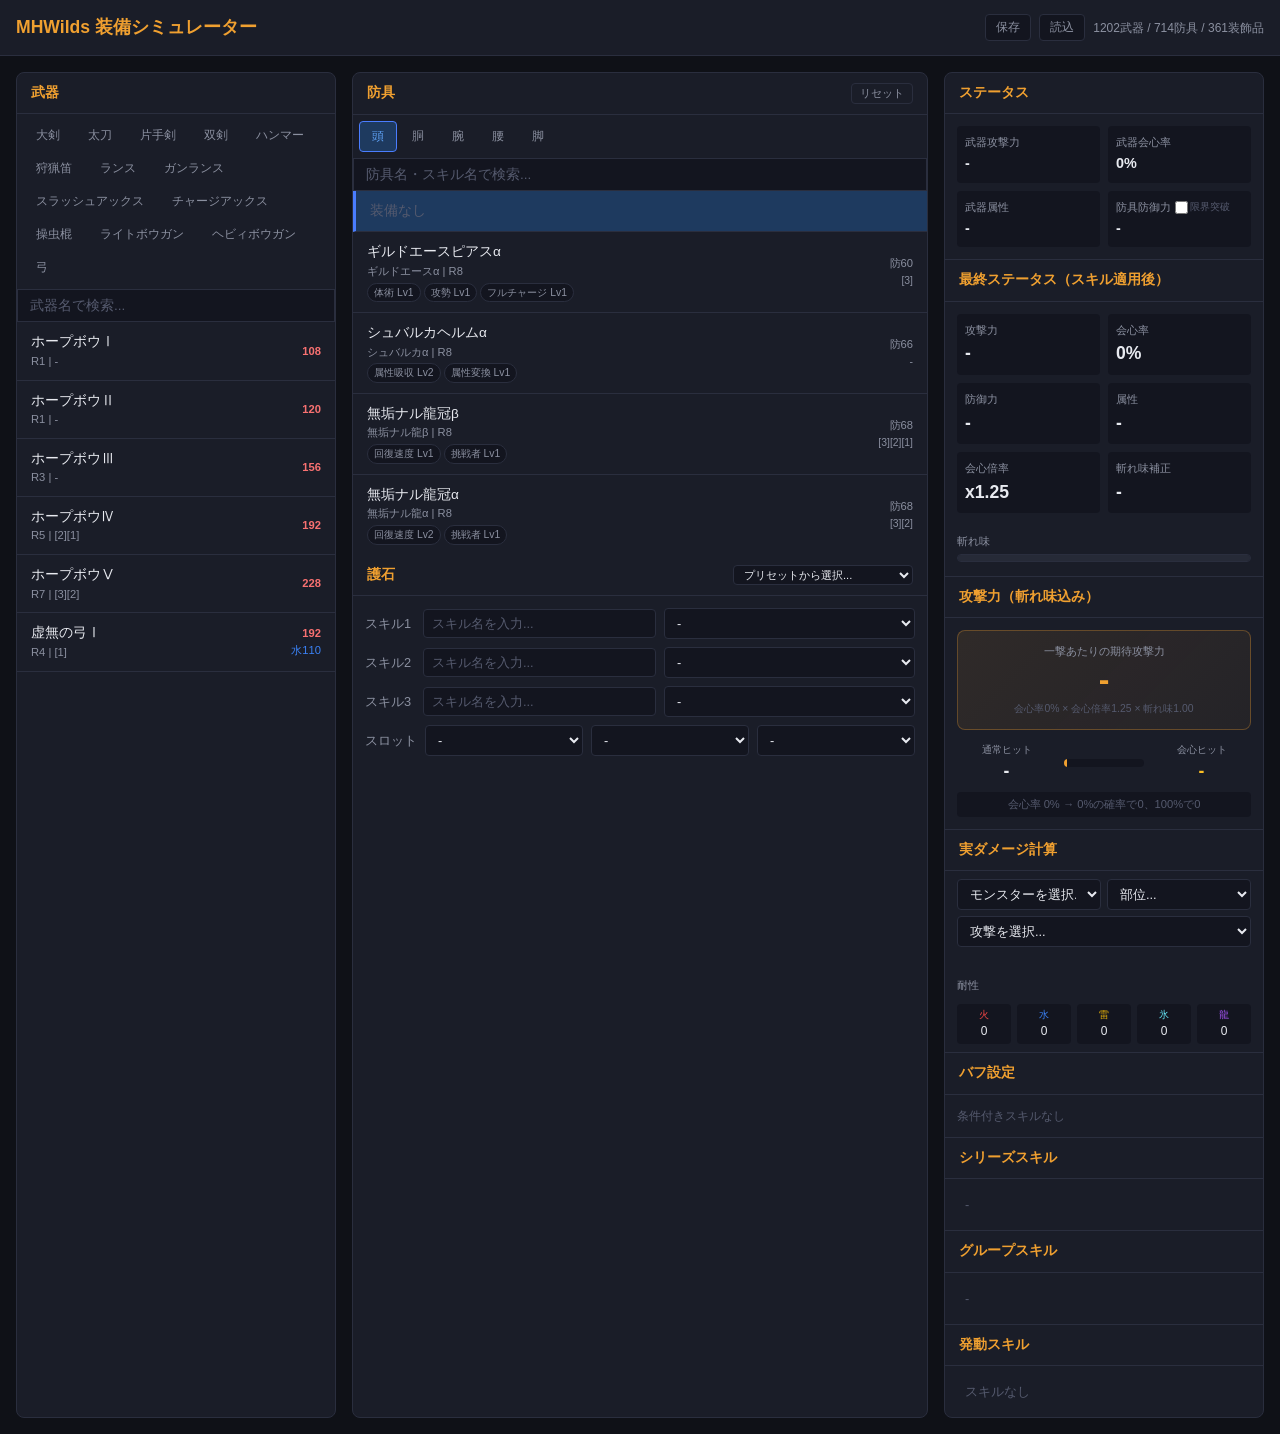
<file: index.html>
<!DOCTYPE html>
<html lang="ja">
<head>
  <meta charset="UTF-8">
  <meta name="viewport" content="width=device-width, initial-scale=1.0, maximum-scale=1.0, user-scalable=no">
  <title>MHWilds 装備シミュレーター</title>
  <link rel="stylesheet" href="css/style.css?v=22">
</head>
<body>

<!-- Header -->
<header class="header">
  <h1>MHWilds 装備シミュレーター</h1>
  <div style="display:flex;align-items:center;gap:8px">
    <button id="btnSaveSet" class="header-btn" title="現在の装備を保存">保存</button>
    <button id="btnLoadSet" class="header-btn" title="保存した装備を読み込み">読込</button>
    <span class="header-status" id="loadStatus">読み込み中...</span>
  </div>
</header>

<!-- 保存モーダル -->
<div class="modal-overlay" id="saveModal">
  <div class="modal">
    <div class="modal-header">
      <span>装備セットを保存</span>
      <button class="modal-close" onclick="document.getElementById('saveModal').classList.remove('open')">&times;</button>
    </div>
    <div style="padding:12px">
      <input type="text" class="search-box" id="saveSetName" placeholder="セット名を入力..." style="border-radius:var(--radius-sm);margin-bottom:8px">
      <button id="btnDoSave" style="width:100%;padding:10px;background:var(--accent);color:#000;border:none;border-radius:var(--radius-sm);font-weight:600;cursor:pointer;font-size:0.9rem">保存する</button>
    </div>
  </div>
</div>

<!-- 読み込みモーダル -->
<div class="modal-overlay" id="loadModal">
  <div class="modal">
    <div class="modal-header">
      <span>装備セット一覧</span>
      <div style="display:flex;gap:6px">
        <button id="btnExport" class="header-btn" title="JSONエクスポート">出力</button>
        <label class="header-btn" title="JSONインポート" style="cursor:pointer">入力<input type="file" id="btnImport" accept=".json" style="display:none"></label>
        <button class="modal-close" onclick="document.getElementById('loadModal').classList.remove('open')">&times;</button>
      </div>
    </div>
    <div class="item-list" id="savedSetList" style="max-height:60vh"></div>
  </div>
</div>

<!-- Main Layout -->
<main class="layout">

  <!-- === 左: 武器選択 === -->
  <section class="card" id="weaponSection">
    <div class="card-header">
      <span>武器</span>
      <span id="selectedWeaponName" style="font-weight:400;color:var(--text-secondary);font-size:0.75rem"></span>
    </div>
    <div id="weaponDecoSlots" style="padding:8px 12px;display:none">
      <div class="stat-label">武器スロット（武器用装飾品）</div>
      <div class="slots" id="weaponSlotContainer"></div>
    </div>
    <!-- アーティア武器ボーナス -->
    <div id="artianPanel" style="display:none;padding:8px 12px;background:rgba(240,160,48,0.05);border-bottom:1px solid var(--border)">
      <div class="stat-label" style="color:var(--accent);margin-bottom:6px">アーティア カスタム</div>
      <div style="display:flex;gap:6px;margin-bottom:6px;flex-wrap:wrap">
        <label style="font-size:0.7rem;color:var(--text-secondary);min-width:40px">属性</label>
        <select id="artianElem" style="flex:1;padding:4px 6px;background:var(--bg-input);border:1px solid var(--border);border-radius:var(--radius-sm);color:var(--text-primary);font-size:0.75rem">
          <option value="">なし</option>
          <option value="火">火</option><option value="水">水</option><option value="雷">雷</option><option value="氷">氷</option><option value="龍">龍</option>
        </select>
      </div>
      <div id="artianIntensifyRow" style="display:none;margin-bottom:6px">
        <div style="display:flex;gap:6px;align-items:center">
          <label style="font-size:0.7rem;color:var(--text-secondary);min-width:40px">激化</label>
          <select id="artianIntensify" style="flex:1;padding:4px 6px;background:var(--bg-input);border:1px solid var(--border);border-radius:var(--radius-sm);color:var(--text-primary);font-size:0.75rem">
            <option value="">なし</option>
            <option value="atk">攻撃激化（攻撃+10, 会心-15%）</option>
            <option value="aff">会心激化（攻撃-10, 会心+10%）</option>
            <option value="elem">属性激化（会心-5%, 属性UP）</option>
          </select>
        </div>
      </div>
      <div style="font-size:0.7rem;color:var(--text-secondary);margin-bottom:3px">生産ボーナス（3枠）</div>
      <div style="display:flex;gap:4px;margin-bottom:6px">
        <select id="artianProd1" class="artian-sel"><option value="atk">攻撃x1.03</option><option value="aff">会心+5%</option></select>
        <select id="artianProd2" class="artian-sel"><option value="atk">攻撃x1.03</option><option value="aff">会心+5%</option></select>
        <select id="artianProd3" class="artian-sel"><option value="atk">攻撃x1.03</option><option value="aff">会心+5%</option></select>
      </div>
      <div style="font-size:0.7rem;color:var(--text-secondary);margin-bottom:3px">復元強化（5枠）</div>
      <div id="artianRestoreSlots" style="display:flex;flex-direction:column;gap:3px"></div>
      <div id="artianWeaponSkillRow" style="display:none;margin-top:8px">
        <div style="font-size:0.7rem;color:var(--text-secondary);margin-bottom:3px">武器スキル（巨戟）</div>
        <div style="display:flex;flex-direction:column;gap:4px">
          <select id="artianSeriesSkill" class="artian-sel"><option value="">シリーズスキルなし</option></select>
          <select id="artianGroupSkill" class="artian-sel"><option value="">グループスキルなし</option></select>
        </div>
      </div>
    </div>
    <div class="tabs" id="weaponTypeTabs"></div>
    <input type="text" class="search-box" id="weaponSearch" placeholder="武器名で検索...">
    <div class="item-list" id="weaponList"></div>
  </section>

  <!-- === 中央: 防具選択 === -->
  <section class="card" id="armorSection">
    <div class="card-header">
      <span>防具</span>
      <button id="clearArmorsBtn" style="background:none;border:1px solid var(--border);color:var(--text-secondary);padding:2px 8px;border-radius:4px;font-size:0.7rem;cursor:pointer">リセット</button>
    </div>
    <div class="tabs" id="armorPartTabs">
      <button class="tab active" data-part="head">頭</button>
      <button class="tab" data-part="chest">胴</button>
      <button class="tab" data-part="arms">腕</button>
      <button class="tab" data-part="waist">腰</button>
      <button class="tab" data-part="legs">脚</button>
    </div>
    <div id="armorDecoSlots" style="padding:8px 12px;display:none">
      <div class="stat-label">防具スロット（防具用装飾品）</div>
      <div id="armorSlotContainer"></div>
    </div>
    <input type="text" class="search-box" id="armorSearch" placeholder="防具名・スキル名で検索...">
    <div class="item-list" id="armorList"></div>

    <!-- 護石 -->
    <div class="card-header" style="margin-top:4px">
      <span>護石</span>
      <select id="charmPreset" style="background:var(--bg-input);border:1px solid var(--border);color:var(--text-primary);padding:2px 6px;border-radius:4px;font-size:0.7rem;max-width:180px">
        <option value="">プリセットから選択...</option>
      </select>
    </div>
    <div class="charm-editor" id="charmEditor">
      <div class="charm-row">
        <label>スキル1</label>
        <div class="charm-skill-wrap">
          <input type="text" class="charm-skill-search" id="charmSearch1" placeholder="スキル名を入力..." autocomplete="off">
          <select id="charmSkill1" class="charm-skill-select"><option value="">なし</option></select>
        </div>
        <select id="charmSkill1Lv"><option value="0">-</option></select>
      </div>
      <div class="charm-row">
        <label>スキル2</label>
        <div class="charm-skill-wrap">
          <input type="text" class="charm-skill-search" id="charmSearch2" placeholder="スキル名を入力..." autocomplete="off">
          <select id="charmSkill2" class="charm-skill-select"><option value="">なし</option></select>
        </div>
        <select id="charmSkill2Lv"><option value="0">-</option></select>
      </div>
      <div class="charm-row">
        <label>スキル3</label>
        <div class="charm-skill-wrap">
          <input type="text" class="charm-skill-search" id="charmSearch3" placeholder="スキル名を入力..." autocomplete="off">
          <select id="charmSkill3" class="charm-skill-select"><option value="">なし</option></select>
        </div>
        <select id="charmSkill3Lv"><option value="0">-</option></select>
      </div>
      <div class="charm-row">
        <label>スロット</label>
        <select id="charmSlot1"><option value="0">-</option><option>1</option><option>2</option><option>3</option></select>
        <select id="charmSlot2"><option value="0">-</option><option>1</option><option>2</option><option>3</option></select>
        <select id="charmSlot3"><option value="0">-</option><option>1</option><option>2</option><option>3</option></select>
      </div>
      <div id="charmDecoSlots" style="display:none;padding-top:4px">
        <div class="stat-label">護石スロット</div>
        <div class="slots" id="charmSlotContainer"></div>
        <div id="charmDecoSummary" style="display:none;font-size:0.7rem;color:var(--accent);margin-top:4px;padding-left:2px"></div>
      </div>
    </div>
  </section>

  <!-- === 右: ステータス表示 === -->
  <section class="card" id="statusSection">
    <div class="card-header"><span>ステータス</span></div>

    <!-- 攻撃力・会心 -->
    <!-- 基礎ステータス -->
    <div class="stat-grid">
      <div class="stat-item">
        <div class="stat-label">武器攻撃力</div>
        <div class="stat-value" style="font-size:0.9rem" id="statBaseAttack">-</div>
      </div>
      <div class="stat-item">
        <div class="stat-label">武器会心率</div>
        <div class="stat-value" style="font-size:0.9rem" id="statBaseAffinity">-</div>
      </div>
      <div class="stat-item">
        <div class="stat-label">武器属性</div>
        <div class="stat-value" style="font-size:0.9rem" id="statBaseElement">-</div>
      </div>
      <div class="stat-item">
        <div class="stat-label" style="display:flex;align-items:center;gap:4px">防具防御力
          <label style="font-size:0.6rem;color:var(--text-muted);cursor:pointer;display:flex;align-items:center;gap:2px">
            <input type="checkbox" id="limitBreakToggle" style="accent-color:var(--accent)">限界突破
          </label>
        </div>
        <div class="stat-value" style="font-size:0.9rem" id="statBaseDefense">-</div>
      </div>
    </div>

    <!-- スキル適用後 最終ステータス -->
    <div class="card-header" style="border-top:1px solid var(--border)"><span>最終ステータス（スキル適用後）</span></div>
    <div class="stat-grid">
      <div class="stat-item">
        <div class="stat-label">攻撃力</div>
        <div class="stat-value" id="statAttack">-</div>
      </div>
      <div class="stat-item">
        <div class="stat-label">会心率</div>
        <div class="stat-value" id="statAffinity">-</div>
      </div>
      <div class="stat-item">
        <div class="stat-label">防御力</div>
        <div class="stat-value" id="statDefense">-</div>
      </div>
      <div class="stat-item">
        <div class="stat-label">属性</div>
        <div class="stat-value" id="statElement">-</div>
      </div>
      <div class="stat-item">
        <div class="stat-label">会心倍率</div>
        <div class="stat-value" id="statCritMult">-</div>
      </div>
      <div class="stat-item">
        <div class="stat-label">斬れ味補正</div>
        <div class="stat-value" id="statSharpMod">-</div>
      </div>
    </div>

    <!-- 斬れ味 -->
    <div style="padding:8px 12px">
      <div style="display:flex;align-items:center;justify-content:space-between;margin-bottom:4px">
        <div class="stat-label" style="margin:0">斬れ味</div>
        <div class="tabs" id="sharpnessTabs" style="padding:0;gap:1px"></div>
      </div>
      <div class="sharpness-gauge" id="sharpnessGauge"></div>
      <div id="sharpnessCompare" style="margin-top:6px"></div>
    </div>

    <!-- 攻撃期待値 -->
    <div class="card-header" style="border-top:1px solid var(--border)"><span>攻撃力（斬れ味込み）</span></div>
    <div class="dps-panel" id="dpsPanel">
      <div class="dps-expected">
        <div class="dps-expected-label">一撃あたりの期待攻撃力</div>
        <div class="dps-expected-value" id="dpsExpected">-</div>
        <div class="dps-expected-note" id="dpsNote">ビルド比較に使用する値</div>
      </div>
      <div class="dps-range">
        <div class="dps-range-item">
          <span class="dps-range-label" id="dpsLowLabel">通常ヒット</span>
          <span class="dps-range-value" id="dpsLow">-</span>
        </div>
        <div class="dps-range-bar">
          <div class="dps-bar-track">
            <div class="dps-bar-low" id="dpsBarLow"></div>
            <div class="dps-bar-expected" id="dpsBarExpected"></div>
          </div>
        </div>
        <div class="dps-range-item">
          <span class="dps-range-label" id="dpsHighLabel">会心ヒット</span>
          <span class="dps-range-value dps-crit" id="dpsHigh">-</span>
        </div>
      </div>
      <div class="dps-detail" id="dpsDetail"></div>
    </div>

    <!-- 属性期待値 -->
    <div id="elemPanel" style="display:none;padding:8px 12px;border-top:1px solid var(--border)">
      <div class="stat-label">属性値（斬れ味込み）</div>
      <div style="display:flex;align-items:center;gap:8px;margin-top:4px">
        <span style="font-size:1.1rem;font-weight:700" id="elemExpected">-</span>
      </div>
      <div style="font-size:0.65rem;color:var(--text-muted);margin-top:2px" id="elemDetail"></div>
    </div>

    <!-- 実ダメージ計算 -->
    <div class="card-header" style="border-top:1px solid var(--border)">
      <span>実ダメージ計算</span>
    </div>
    <div style="padding:8px 12px" id="dmgCalcSection">
      <div style="display:flex;gap:6px;margin-bottom:6px;flex-wrap:wrap">
        <select id="dmgMonster" style="flex:1;min-width:120px;padding:6px 8px;background:var(--bg-input);border:1px solid var(--border);border-radius:var(--radius-sm);color:var(--text-primary);font-size:0.8rem">
          <option value="">モンスターを選択...</option>
        </select>
        <select id="dmgPart" style="flex:1;min-width:100px;padding:6px 8px;background:var(--bg-input);border:1px solid var(--border);border-radius:var(--radius-sm);color:var(--text-primary);font-size:0.8rem">
          <option value="">部位...</option>
        </select>
      </div>
      <select id="dmgAttack" style="width:100%;padding:6px 8px;background:var(--bg-input);border:1px solid var(--border);border-radius:var(--radius-sm);color:var(--text-primary);font-size:0.8rem;margin-bottom:8px">
        <option value="">攻撃を選択...</option>
      </select>
      <div id="dmgResult" style="display:none">
        <div style="display:grid;grid-template-columns:1fr 1fr 1fr;gap:6px;margin-bottom:6px">
          <div class="stat-item" style="padding:6px;text-align:center">
            <div class="stat-label">通常ヒット</div>
            <div style="font-size:1rem;font-weight:700" id="dmgNormal">-</div>
          </div>
          <div class="stat-item" style="padding:6px;text-align:center;background:linear-gradient(135deg,rgba(240,160,48,0.1),rgba(240,160,48,0.05))">
            <div class="stat-label">期待値</div>
            <div style="font-size:1.1rem;font-weight:800;color:var(--accent)" id="dmgExpected">-</div>
          </div>
          <div class="stat-item" style="padding:6px;text-align:center">
            <div class="stat-label">会心ヒット</div>
            <div style="font-size:1rem;font-weight:700;color:var(--yellow)" id="dmgCrit">-</div>
          </div>
        </div>
        <div style="font-size:0.65rem;color:var(--text-muted);background:var(--bg-input);padding:4px 8px;border-radius:var(--radius-sm)" id="dmgBreakdown"></div>
        <div id="dmgFollowUps" style="display:none;margin-top:6px;padding:6px 8px;background:var(--bg-input);border-radius:var(--radius-sm);border-left:2px solid var(--accent)">
        </div>
      </div>
      <div id="dmgHzvTable" style="margin-top:6px"></div>
    </div>

    <!-- 耐性 -->
    <div class="stat-label" style="padding:8px 12px 0">耐性</div>
    <div class="res-row" id="resRow">
      <div class="res-item"><span class="label text-fire">火</span><span id="resFire">0</span></div>
      <div class="res-item"><span class="label text-water">水</span><span id="resWater">0</span></div>
      <div class="res-item"><span class="label text-thunder">雷</span><span id="resThunder">0</span></div>
      <div class="res-item"><span class="label text-ice">氷</span><span id="resIce">0</span></div>
      <div class="res-item"><span class="label text-dragon">龍</span><span id="resDragon">0</span></div>
    </div>

    <!-- バフ設定 -->
    <div class="card-header" style="border-top:1px solid var(--border);cursor:pointer" id="buffToggle">
      <span>バフ設定</span>
      <span style="font-size:0.65rem;color:var(--text-muted);margin-left:auto" id="buffSummary"></span>
    </div>
    <div id="buffPanel" style="display:none;padding:8px 12px;font-size:0.75rem">
      <div style="display:grid;grid-template-columns:1fr 1fr;gap:1px 12px;margin-bottom:6px">
        <label class="cond-toggle"><input type="checkbox" data-buff-atk="6">力の護符 +6</label>
        <label class="cond-toggle"><input type="checkbox" data-buff-atk="10" data-buff-id="seed">怪力の種 +10</label>
        <label class="cond-toggle"><input type="checkbox" data-buff-atk="10" data-buff-id="powder">鬼人の粉塵 +10</label>
      </div>
      <div style="display:flex;gap:4px;margin-bottom:6px">
        <select id="buffDemondrug" class="artian-sel" style="flex:1"><option value="0">鬼神薬: なし</option><option value="5">鬼神薬 +5</option><option value="7">鬼神薬G +7</option></select>
        <select id="buffArmorskin" class="artian-sel" style="flex:1"><option value="0">硬化薬: なし</option><option value="15">硬化薬 +15</option><option value="25">硬化薬G +25</option></select>
      </div>
      <div style="display:grid;grid-template-columns:1fr 1fr;gap:1px 12px;margin-bottom:6px">
        <label class="cond-toggle"><input type="checkbox" data-buff-def="12">守りの護符 +12</label>
        <label class="cond-toggle"><input type="checkbox" data-buff-def="20">硬化の粉塵 +20</label>
        <label class="cond-toggle"><input type="checkbox" data-buff-def="20" data-buff-id="aseed">忍耐の種 +20</label>
      </div>
      <div style="display:flex;gap:4px;margin-bottom:4px">
        <select id="buffMeal" class="artian-sel" style="flex:1"><option value="">食事: なし</option><option value="bonfire">焚き火(肉) 攻撃+2</option><option value="ticket">お食事券 攻撃+5 防御+10 耐性+10</option></select>
        <select id="buffHorn" class="artian-sel" style="flex:1"><option value="">旋律: なし</option><option value="atkS1">攻撃UP【小】x1.03</option><option value="atkS2">攻撃UP【小】重ね x1.05</option><option value="atkL1">攻撃UP【大】x1.05</option><option value="atkL2">攻撃UP【大】重ね x1.10</option><option value="aff15">会心率UP +15%</option><option value="elem08">属性UP x1.08</option><option value="elem10">属性UP重ね x1.10</option><option value="resonance">響玉 攻撃x1.10 会心+25%</option></select>
      </div>
      <div style="margin-bottom:4px">
        <select id="buffMantle" class="artian-sel" style="width:100%"><option value="">装衣: なし</option><option value="evasion">回避の装衣（攻撃x1.20）</option><option value="erosion_base">蝕攻の装衣 装備時（会心+5%）</option><option value="erosion_overcome">蝕攻の装衣 克服（攻撃x1.05 会心+10%）</option></select>
      </div>
      <div style="border-top:1px solid var(--border);padding-top:6px;margin-top:2px">
        <div style="display:flex;gap:6px;align-items:center;font-size:0.7rem;flex-wrap:wrap">
          <label style="cursor:pointer;display:flex;align-items:center;gap:2px"><input type="checkbox" id="resConvertToggle" style="accent-color:var(--accent)">耐性変換</label>
          <select id="resConvertElem" class="artian-sel" style="width:50px"><option value="雷" selected>雷</option><option value="水">水</option></select>
          <span style="font-size:0.6rem;color:var(--text-muted)">×</span>
          <input type="number" id="resConvertRate" value="4" min="0" max="10" step="1" style="width:40px;padding:2px 4px;background:var(--bg-input);border:1px solid var(--border);border-radius:var(--radius-sm);color:var(--text-primary);font-size:0.7rem">
          <span style="font-size:0.55rem;color:var(--text-muted)">(大剣/ハンマー/笛:5 ボウガン:2)</span>
        </div>
      </div>
    </div>

    <!-- 条件付きスキル -->
    <div class="cond-toggles" id="condToggles"></div>

    <!-- シリーズスキル -->
    <div class="card-header" style="border-top:1px solid var(--border)"><span>シリーズスキル</span></div>
    <div class="skill-list" id="setSkillList"><p style="color:var(--text-muted);font-size:0.8rem;padding:8px">-</p></div>

    <!-- グループスキル -->
    <div class="card-header" style="border-top:1px solid var(--border)"><span>グループスキル</span></div>
    <div class="skill-list" id="groupSkillList"><p style="color:var(--text-muted);font-size:0.8rem;padding:8px">-</p></div>

    <!-- 発動スキル -->
    <div class="card-header" style="border-top:1px solid var(--border)"><span>発動スキル</span></div>
    <div class="skill-list" id="skillList"><p style="color:var(--text-muted);font-size:0.8rem;padding:8px">装備を選択してください</p></div>
  </section>

</main>

<!-- モバイル固定ステータスバー -->
<div class="equip-summary" id="mobileStatus">
  <div class="mini-stat"><span class="val" id="mAtk">-</span><span class="lbl">攻撃力</span></div>
  <div class="mini-stat"><span class="val" id="mAff">-</span><span class="lbl">会心率</span></div>
  <div class="mini-stat"><span class="val" id="mExp">-</span><span class="lbl">期待値</span></div>
  <div class="mini-stat"><span class="val" id="mDef">-</span><span class="lbl">防御力</span></div>
</div>

<!-- 装飾品選択モーダル -->
<div class="modal-overlay" id="decoModal">
  <div class="modal">
    <div class="modal-header">
      <span>装飾品を選択</span>
      <button class="modal-close" id="decoModalClose">&times;</button>
    </div>
    <input type="text" class="search-box" id="decoSearch" placeholder="装飾品名・スキル名で検索...">
    <div style="display:flex;gap:2px;padding:4px 6px">
      <button class="tab active" data-deco-sort="name">名前順</button>
      <button class="tab" data-deco-sort="slot">スロット順</button>
      <button class="tab" data-deco-sort="skill">スキル名順</button>
    </div>
    <div class="item-list" id="decoList" style="max-height:55vh"></div>
  </div>
</div>

<script src="js/calculator.js?v=20"></script>
<script src="js/data-loader.js?v=20"></script>
<script src="js/app.js?v=22"></script>
</body>
</html>
</file>
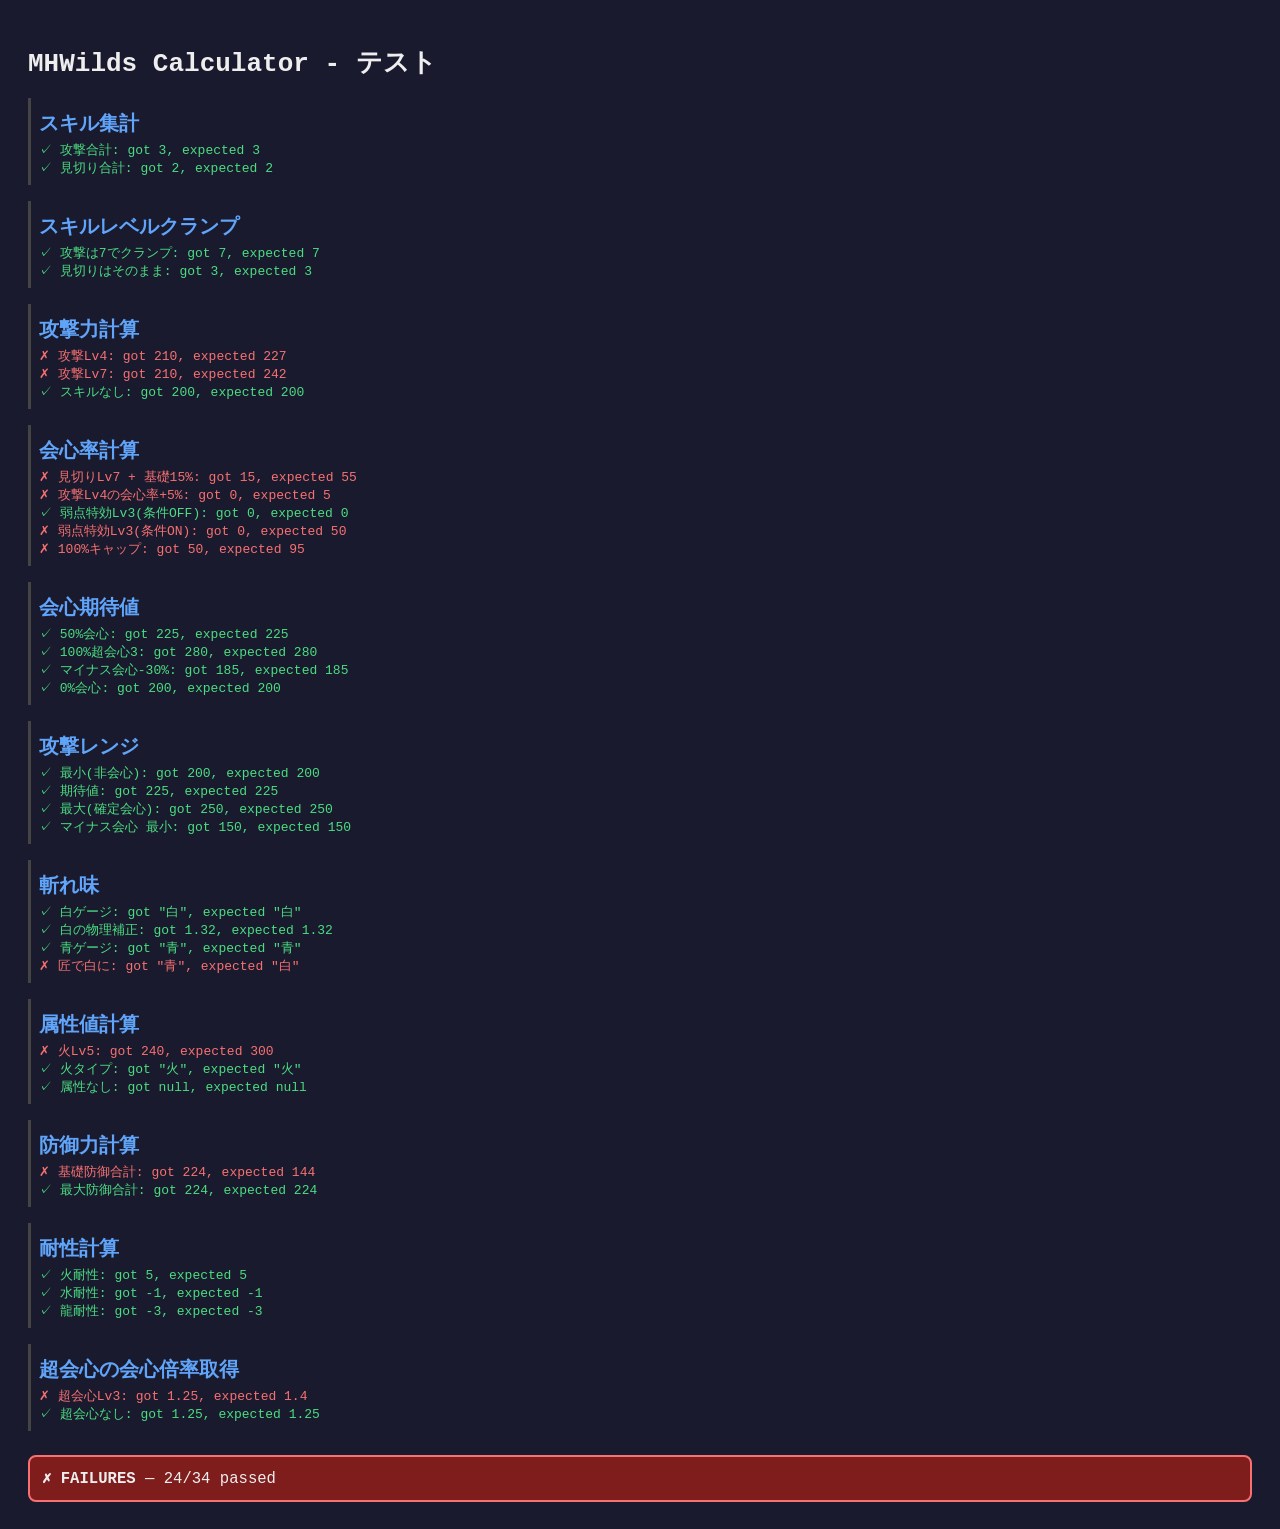
<file: tests/test_calculator.html>
<!DOCTYPE html>
<html lang="ja">
<head>
<meta charset="UTF-8">
<title>MHWilds Calculator Tests</title>
<style>
  body { font-family: monospace; background: #1a1a2e; color: #eee; padding: 20px; }
  .pass { color: #4ade80; } .fail { color: #f87171; }
  .suite { margin: 16px 0; padding: 8px; border-left: 3px solid #444; }
  h2 { color: #60a5fa; margin: 4px 0; }
  #summary { font-size: 1.2em; margin-top: 24px; padding: 12px; border-radius: 8px; }
</style>
</head>
<body>
<h1>MHWilds Calculator - テスト</h1>
<div id="results"></div>
<div id="summary"></div>

<script src="../js/calculator.js"></script>
<script>
const results = document.getElementById('results');
const summary = document.getElementById('summary');
let pass = 0, fail = 0;

// Mini test framework
function suite(name, fn) {
  const div = document.createElement('div');
  div.className = 'suite';
  div.innerHTML = `<h2>${name}</h2>`;
  results.appendChild(div);
  fn((testName, actual, expected) => {
    const ok = Math.abs(actual - expected) < 0.01 ||
               (typeof actual === 'string' && actual === expected) ||
               (typeof actual === 'object' && JSON.stringify(actual) === JSON.stringify(expected));
    if (ok) { pass++; } else { fail++; }
    div.innerHTML += `<div class="${ok ? 'pass' : 'fail'}">
      ${ok ? '✓' : '✗'} ${testName}: got ${JSON.stringify(actual)}, expected ${JSON.stringify(expected)}
    </div>`;
  });
}

// テストデータ
const skillDefs = [
  {
    id: 'attack_boost', name: '攻撃', maxLevel: 7, category: 'attack',
    effects: [
      { level: 1, attack_flat: 3, attack_mult: 1.0, affinity: 0 },
      { level: 2, attack_flat: 6, attack_mult: 1.0, affinity: 0 },
      { level: 3, attack_flat: 9, attack_mult: 1.0, affinity: 0 },
      { level: 4, attack_flat: 7, attack_mult: 1.05, affinity: 5 },
      { level: 5, attack_flat: 8, attack_mult: 1.05, affinity: 5 },
      { level: 6, attack_flat: 9, attack_mult: 1.05, affinity: 5 },
      { level: 7, attack_flat: 10, attack_mult: 1.10, affinity: 5 }
    ]
  },
  {
    id: 'critical_eye', name: '見切り', maxLevel: 7, category: 'affinity',
    effects: [
      { level: 1, affinity: 5 }, { level: 2, affinity: 10 }, { level: 3, affinity: 15 },
      { level: 4, affinity: 20 }, { level: 5, affinity: 25 }, { level: 6, affinity: 30 },
      { level: 7, affinity: 40 }
    ]
  },
  {
    id: 'critical_boost', name: '超会心', maxLevel: 3, category: 'affinity',
    effects: [
      { level: 1, crit_multiplier: 1.30 },
      { level: 2, crit_multiplier: 1.35 },
      { level: 3, crit_multiplier: 1.40 }
    ]
  },
  {
    id: 'weakness_exploit', name: '弱点特効', maxLevel: 3, category: 'affinity',
    conditional: true, condition: '肉質45以上の部位攻撃時',
    effects: [
      { level: 1, affinity_conditional: 15 },
      { level: 2, affinity_conditional: 30 },
      { level: 3, affinity_conditional: 50 }
    ]
  },
  {
    id: 'defense_boost', name: '防御', maxLevel: 7, category: 'defense',
    effects: [
      { level: 1, defense_flat: 5, defense_mult: 1.0, all_res: 0 },
      { level: 3, defense_flat: 10, defense_mult: 1.05, all_res: 3 },
      { level: 7, defense_flat: 35, defense_mult: 1.10, all_res: 5 }
    ]
  },
  {
    id: 'fire_attack', name: '火属性攻撃強化', maxLevel: 5, category: 'element', elementType: 'fire',
    effects: [
      { level: 1, element_flat: 2, element_mult: 1.0 },
      { level: 5, element_flat: 10, element_mult: 1.20 }
    ]
  },
  {
    id: 'handicraft', name: '匠', maxLevel: 5, category: 'sharpness',
    effects: [
      { level: 1, sharpness_add: 10 }, { level: 5, sharpness_add: 50 }
    ]
  }
];

// === テスト実行 ===

suite('スキル集計', (assert) => {
  const r = MHCalc.aggregateSkills([
    { skills: [{ name: '攻撃', level: 2 }] },
    { skills: [{ name: '攻撃', level: 1 }, { name: '見切り', level: 2 }] }
  ]);
  assert('攻撃合計', r['攻撃'], 3);
  assert('見切り合計', r['見切り'], 2);
});

suite('スキルレベルクランプ', (assert) => {
  const r = MHCalc.clampSkillLevels({ '攻撃': 10, '見切り': 3 }, skillDefs);
  assert('攻撃は7でクランプ', r['攻撃'], 7);
  assert('見切りはそのまま', r['見切り'], 3);
});

suite('攻撃力計算', (assert) => {
  // 武器210 + 攻撃Lv4 (flat+7, mult*1.05) = (210+7)*1.05 = 227.85 → 227
  assert('攻撃Lv4', MHCalc.calcFinalAttack(210, { '攻撃': 4 }, skillDefs), 227);
  // 武器210 + 攻撃Lv7 (flat+10, mult*1.10) = (210+10)*1.10 = 242
  assert('攻撃Lv7', MHCalc.calcFinalAttack(210, { '攻撃': 7 }, skillDefs), 242);
  // スキルなし
  assert('スキルなし', MHCalc.calcFinalAttack(200, {}, skillDefs), 200);
});

suite('会心率計算', (assert) => {
  assert('見切りLv7 + 基礎15%', MHCalc.calcAffinity(15, { '見切り': 7 }, skillDefs), 55);
  assert('攻撃Lv4の会心率+5%', MHCalc.calcAffinity(0, { '攻撃': 4 }, skillDefs), 5);
  assert('弱点特効Lv3(条件OFF)', MHCalc.calcAffinity(0, { '弱点特効': 3 }, skillDefs, {}), 0);
  assert('弱点特効Lv3(条件ON)', MHCalc.calcAffinity(0, { '弱点特効': 3 }, skillDefs, { '肉質45以上の部位攻撃時': true }), 50);
  // 100%キャップ
  assert('100%キャップ', MHCalc.calcAffinity(50, { '見切り': 7, '攻撃': 7 }, skillDefs), 95);
});

suite('会心期待値', (assert) => {
  // 200攻撃, 50%会心, 1.25倍 → 200 * (1 + 0.5 * 0.25) = 200 * 1.125 = 225
  assert('50%会心', MHCalc.calcExpectedValue(200, 50, 1.25), 225);
  // 200攻撃, 100%会心, 1.40倍 → 200 * 1.40 = 280
  assert('100%超会心3', MHCalc.calcExpectedValue(200, 100, 1.40), 280);
  // マイナス会心 200攻撃, -30% → 200 * (1 + 0.3 * (0.75-1)) = 200 * 0.925 = 185
  assert('マイナス会心-30%', MHCalc.calcExpectedValue(200, -30, 1.25), 185);
  // 0%会心
  assert('0%会心', MHCalc.calcExpectedValue(200, 0, 1.25), 200);
});

suite('攻撃レンジ', (assert) => {
  const r = MHCalc.calcAttackRange(200, 50, 1.25);
  assert('最小(非会心)', r.min, 200);
  assert('期待値', r.expected, 225);
  assert('最大(確定会心)', r.max, 250);

  const r2 = MHCalc.calcAttackRange(200, -20, 1.25);
  assert('マイナス会心 最小', r2.min, 150);
});

suite('斬れ味', (assert) => {
  const r = MHCalc.calcSharpness([10, 20, 30, 40, 30, 20, 0]);
  assert('白ゲージ', r.colorName, '白');
  assert('白の物理補正', r.physical, 1.32);

  const r2 = MHCalc.calcSharpness([10, 20, 30, 40, 30, 0, 0]);
  assert('青ゲージ', r2.colorName, '青');

  const r3 = MHCalc.calcSharpness([10, 20, 30, 40, 30, 0, 0], 10);
  assert('匠で白に', r3.colorName, '白');
});

suite('属性値計算', (assert) => {
  const r = MHCalc.calcElement(
    { type: '火', value: 240 },
    { '火属性攻撃強化': 5 },
    skillDefs
  );
  // (240 + 10) * 1.20 = 300
  assert('火Lv5', r.value, 300);
  assert('火タイプ', r.type, '火');

  const r2 = MHCalc.calcElement(null, {}, skillDefs);
  assert('属性なし', r2, null);
});

suite('防御力計算', (assert) => {
  const armors = [
    { defense: { base: 72, max: 112 }, resistance: { fire: 3, water: -1, thunder: -1, ice: -1, dragon: -2 } },
    { defense: { base: 72, max: 112 }, resistance: { fire: 2, water: 0, thunder: -2, ice: 0, dragon: -1 } }
  ];
  assert('基礎防御合計', MHCalc.calcTotalDefense(armors, {}, skillDefs), 144);
  assert('最大防御合計', MHCalc.calcTotalDefense(armors, {}, skillDefs, true), 224);
});

suite('耐性計算', (assert) => {
  const armors = [
    { resistance: { fire: 3, water: -1, thunder: -1, ice: -1, dragon: -2 } },
    { resistance: { fire: 2, water: 0, thunder: -2, ice: 0, dragon: -1 } }
  ];
  const r = MHCalc.calcResistance(armors);
  assert('火耐性', r.fire, 5);
  assert('水耐性', r.water, -1);
  assert('龍耐性', r.dragon, -3);
});

suite('超会心の会心倍率取得', (assert) => {
  assert('超会心Lv3', MHCalc.getCritMultiplier({ '超会心': 3 }, skillDefs), 1.40);
  assert('超会心なし', MHCalc.getCritMultiplier({}, skillDefs), 1.25);
});

// === サマリー ===
const total = pass + fail;
summary.innerHTML = `<strong>${fail === 0 ? '✓ ALL PASSED' : '✗ FAILURES'}</strong> — ${pass}/${total} passed`;
summary.style.background = fail === 0 ? '#065f46' : '#7f1d1d';
summary.style.border = `2px solid ${fail === 0 ? '#4ade80' : '#f87171'}`;
document.title = `${fail === 0 ? '✓' : '✗'} MHWilds Tests (${pass}/${total})`;
</script>
</body>
</html>
</file>
<file: css/style.css>
/* MHWilds Simulator - Dark Theme */
:root {
  --bg-primary: #0f1117;
  --bg-card: #1a1d28;
  --bg-card-hover: #22263a;
  --bg-input: #13151f;
  --bg-selected: #1e3a5f;
  --border: #2a2e3e;
  --border-active: #4a7dff;
  --text-primary: #e8eaf0;
  --text-secondary: #8b90a0;
  --text-muted: #555a6e;
  --accent: #f0a030;
  --accent-dim: #805820;
  --red: #f87171;
  --green: #4ade80;
  --blue: #60a5fa;
  --yellow: #fbbf24;
  --purple: #a78bfa;
  /* 斬れ味カラー */
  --sharp-red: #dc2626;
  --sharp-orange: #f97316;
  --sharp-yellow: #eab308;
  --sharp-green: #22c55e;
  --sharp-blue: #3b82f6;
  --sharp-white: #e2e8f0;
  --sharp-purple: #a855f7;
  /* 属性カラー */
  --elem-fire: #ef4444;
  --elem-water: #3b82f6;
  --elem-thunder: #eab308;
  --elem-ice: #67e8f9;
  --elem-dragon: #a855f7;
  /* レイアウト */
  --sidebar-w: 320px;
  --header-h: 56px;
  --radius: 8px;
  --radius-sm: 4px;
}

*, *::before, *::after { box-sizing: border-box; margin: 0; padding: 0; }

body {
  font-family: -apple-system, BlinkMacSystemFont, 'Segoe UI', 'Noto Sans JP', sans-serif;
  background: var(--bg-primary);
  color: var(--text-primary);
  line-height: 1.5;
  overflow-x: hidden;
  -webkit-font-smoothing: antialiased;
}

/* === Header === */
.header {
  position: sticky; top: 0; z-index: 100;
  display: flex; align-items: center; justify-content: space-between;
  height: var(--header-h); padding: 0 16px;
  background: var(--bg-card); border-bottom: 1px solid var(--border);
}
.header h1 { font-size: 1.1rem; font-weight: 700; color: var(--accent); }
.header-status { font-size: 0.75rem; color: var(--text-secondary); }
.header-btn {
  padding: 4px 10px; border-radius: var(--radius-sm);
  background: var(--bg-input); border: 1px solid var(--border);
  color: var(--text-secondary); font-size: 0.75rem; cursor: pointer;
  transition: all 0.15s; white-space: nowrap;
}
.header-btn:hover { border-color: var(--border-active); color: var(--text-primary); }

/* === Layout === */
.layout {
  display: grid;
  grid-template-columns: 1fr;
  gap: 12px;
  padding: 12px;
  max-width: 1400px;
  margin: 0 auto;
}

@media (min-width: 768px) {
  .layout { grid-template-columns: 1fr 1fr; gap: 16px; padding: 16px; }
}
@media (min-width: 1200px) {
  .layout { grid-template-columns: var(--sidebar-w) 1fr var(--sidebar-w); }
}

/* === Cards === */
.card {
  background: var(--bg-card);
  border: 1px solid var(--border);
  border-radius: var(--radius);
  overflow: hidden;
}
.charm-skill-select.mobile-native {
  position: static; display: block; max-height: none;
  width: 100%; background: var(--bg-input);
  border: 1px solid var(--border); border-radius: var(--radius-sm);
  color: var(--text-primary); font-size: 0.8rem; padding: 6px 8px;
  -webkit-appearance: menulist; appearance: menulist;
  margin-top: 4px;
}
.card-header {
  display: flex; align-items: center; justify-content: space-between;
  padding: 10px 14px;
  border-bottom: 1px solid var(--border);
  font-size: 0.85rem; font-weight: 600; color: var(--accent);
}

/* === Tabs === */
.tabs {
  display: flex; flex-wrap: wrap; gap: 2px; padding: 6px;
}
@media (max-width: 767px) {
  .tabs {
    flex-wrap: nowrap;
    overflow-x: auto; -webkit-overflow-scrolling: touch;
    scrollbar-width: none;
  }
  .tabs::-webkit-scrollbar { display: none; }
}
.tab {
  flex-shrink: 0;
  padding: 6px 12px; border-radius: var(--radius-sm);
  font-size: 0.75rem; font-weight: 500;
  background: transparent; color: var(--text-secondary);
  border: 1px solid transparent; cursor: pointer;
  white-space: nowrap; transition: all 0.15s;
}
.tab:hover { background: var(--bg-card-hover); color: var(--text-primary); }
.tab.active { background: var(--bg-selected); color: var(--blue); border-color: var(--border-active); }

/* === Item list === */
.item-list {
  max-height: 360px; overflow-y: auto;
  scrollbar-width: thin; scrollbar-color: var(--border) transparent;
}
.item-list::-webkit-scrollbar { width: 6px; }
.item-list::-webkit-scrollbar-thumb { background: var(--border); border-radius: 3px; }

.item {
  display: flex; align-items: center; gap: 10px;
  padding: 10px 14px; cursor: pointer;
  border-bottom: 1px solid var(--border);
  transition: background 0.1s;
}
.item:hover { background: var(--bg-card-hover); }
.item.selected { background: var(--bg-selected); border-left: 3px solid var(--border-active); }
.item-name { font-size: 0.85rem; font-weight: 500; flex: 1; min-width: 0; }
.item-name .sub { font-size: 0.7rem; color: var(--text-secondary); display: block; }
.item-stats { font-size: 0.7rem; color: var(--text-secondary); text-align: right; white-space: nowrap; }
.item-stats .atk { color: var(--red); font-weight: 600; }
.item-stats .aff { color: var(--blue); }

/* === Skill badges === */
.skill-badges { display: flex; flex-wrap: wrap; gap: 3px; margin-top: 3px; }
.skill-badge {
  font-size: 0.65rem; padding: 1px 6px; border-radius: 10px;
  background: var(--bg-input); color: var(--text-secondary); border: 1px solid var(--border);
}

/* === Slots === */
.slots { display: flex; gap: 3px; }
.slot {
  width: 18px; height: 18px; border-radius: 50%;
  border: 1.5px solid var(--text-muted);
  display: flex; align-items: center; justify-content: center;
  font-size: 0.6rem; color: var(--text-muted); cursor: pointer;
  transition: all 0.15s;
}
.slot[data-size="1"] { width: 14px; height: 14px; }
.slot[data-size="2"] { width: 16px; height: 16px; }
.slot[data-size="3"] { width: 18px; height: 18px; }
.slot[data-size="4"] { width: 20px; height: 20px; border-color: var(--accent); }
.slot.filled { background: var(--accent-dim); border-color: var(--accent); color: var(--accent); }

/* === Deco slot rows === */
.deco-slot-row {
  display: flex; align-items: center; gap: 8px;
  padding: 4px 0; font-size: 0.8rem;
}
.deco-slot-row .equip-label {
  font-size: 0.7rem; color: var(--text-secondary); min-width: 60px; flex-shrink: 0;
}
.deco-slot-btn {
  display: inline-flex; align-items: center; gap: 4px;
  padding: 3px 10px; border-radius: var(--radius-sm);
  background: var(--bg-input); border: 1px solid var(--border);
  color: var(--text-secondary); font-size: 0.75rem; cursor: pointer;
  transition: all 0.15s; white-space: nowrap;
}
.deco-slot-btn:hover { border-color: var(--border-active); color: var(--text-primary); }
.deco-slot-btn.filled { border-color: var(--accent); color: var(--accent); }
.deco-slot-btn .size-dot {
  width: 8px; height: 8px; border-radius: 50%;
  border: 1.5px solid currentColor; flex-shrink: 0;
}
.deco-slot-btn.filled .size-dot { background: var(--accent); }
.deco-remove {
  background: none; border: none; color: var(--red); cursor: pointer;
  font-size: 0.7rem; padding: 0 4px; opacity: 0.6;
}
.deco-remove:hover { opacity: 1; }

/* === Sharpness gauge === */
.sharpness-gauge {
  display: flex; height: 8px; border-radius: 4px; overflow: hidden;
  background: var(--bg-input); border: 1px solid var(--border);
}
.sharpness-gauge .seg { height: 100%; min-width: 1px; }

/* Sharpness compare table */
.sharp-compare {
  width: 100%; font-size: 0.7rem; border-collapse: collapse;
}
.sharp-compare th {
  text-align: left; padding: 3px 6px; color: var(--text-muted);
  font-weight: 400; border-bottom: 1px solid var(--border);
}
.sharp-compare td {
  padding: 3px 6px; text-align: right; border-bottom: 1px solid var(--border);
}
.sharp-compare tr.active { background: rgba(240,160,48,0.1); }
.sharp-compare tr.active td { color: var(--accent); font-weight: 600; }
.sharp-color-dot {
  display: inline-block; width: 8px; height: 8px; border-radius: 50%; margin-right: 4px;
  vertical-align: middle;
}

/* === Status panel === */
.stat-grid { display: grid; grid-template-columns: 1fr 1fr; gap: 8px; padding: 12px; }
.stat-item { padding: 8px; background: var(--bg-input); border-radius: var(--radius-sm); }
.stat-label { font-size: 0.7rem; color: var(--text-secondary); margin-bottom: 2px; }
.stat-value { font-size: 1.1rem; font-weight: 700; }
.stat-value.positive { color: var(--green); }
.stat-value.negative { color: var(--red); }

/* === DPS Panel === */
.dps-panel { padding: 12px; }
.dps-expected {
  text-align: center; padding: 12px; margin-bottom: 12px;
  background: linear-gradient(135deg, rgba(240,160,48,0.1), rgba(240,160,48,0.05));
  border: 1px solid rgba(240,160,48,0.3); border-radius: var(--radius);
}
.dps-expected-label { font-size: 0.7rem; color: var(--text-secondary); margin-bottom: 2px; }
.dps-expected-value { font-size: 2rem; font-weight: 800; color: var(--accent); line-height: 1.1; }
.dps-expected-note { font-size: 0.65rem; color: var(--text-muted); margin-top: 4px; }

.dps-range {
  display: grid; grid-template-columns: 1fr auto 1fr; gap: 8px; align-items: center;
  margin-bottom: 8px;
}
.dps-range-item { text-align: center; }
.dps-range-item:last-child { text-align: center; }
.dps-range-label { display: block; font-size: 0.65rem; color: var(--text-secondary); }
.dps-range-value { font-size: 1.1rem; font-weight: 700; }
.dps-crit { color: var(--yellow); }

.dps-range-bar { width: 100%; min-width: 80px; }
.dps-bar-track {
  height: 8px; border-radius: 4px; background: var(--bg-input);
  position: relative; overflow: hidden;
}
.dps-bar-low {
  position: absolute; left: 0; top: 0; height: 100%;
  background: var(--blue); border-radius: 4px 0 0 4px;
  transition: width 0.3s;
}
.dps-bar-expected {
  position: absolute; top: -2px; width: 3px; height: 12px;
  background: var(--accent); border-radius: 2px;
  transition: left 0.3s; z-index: 1;
}

.dps-detail {
  font-size: 0.7rem; color: var(--text-muted); text-align: center;
  padding: 4px; background: var(--bg-input); border-radius: var(--radius-sm);
}

/* === Resistance row === */
.res-row { display: flex; gap: 6px; padding: 8px 12px; }
.res-item {
  flex: 1; text-align: center; padding: 4px; border-radius: var(--radius-sm);
  background: var(--bg-input); font-size: 0.75rem;
}
.res-item .label { font-size: 0.6rem; display: block; }
.res-item.positive { color: var(--green); }
.res-item.negative { color: var(--red); }

/* === Skills panel === */
.skill-list { padding: 8px 12px; }
.skill-row {
  display: flex; align-items: center; gap: 8px;
  padding: 4px 0; font-size: 0.8rem;
}
.skill-name { flex: 1; }
.skill-level { color: var(--accent); font-weight: 600; }
.skill-bar {
  width: 60px; height: 4px; background: var(--bg-input);
  border-radius: 2px; overflow: hidden;
}
.skill-bar .fill { height: 100%; background: var(--accent); border-radius: 2px; transition: width 0.2s; }
.skill-bar .fill.maxed { background: var(--green); }

/* === Charm skill search === */
.charm-skill-wrap {
  flex: 1; position: relative;
}
.charm-skill-search {
  width: 100%; padding: 6px 8px;
  background: var(--bg-input); border: 1px solid var(--border);
  border-radius: var(--radius-sm); color: var(--text-primary); font-size: 0.8rem;
}
.charm-skill-search:focus { border-color: var(--border-active); outline: none; }
.charm-skill-search::placeholder { color: var(--text-muted); }
.charm-skill-select {
  position: absolute; left: 0; top: 100%; width: 100%; z-index: 50;
  max-height: 180px; overflow-y: auto;
  background: var(--bg-card); border: 1px solid var(--border-active);
  border-radius: 0 0 var(--radius-sm) var(--radius-sm);
  display: none; /* shown via JS */
}
.charm-skill-select.open { display: block; }
.charm-skill-select option {
  padding: 6px 8px; cursor: pointer;
}
.charm-skill-select option:hover { background: var(--bg-card-hover); }

/* === Equipment summary (mobile sticky) === */
.equip-summary {
  display: none;
  position: fixed; bottom: 0; left: 0; right: 0;
  background: var(--bg-card); border-top: 1px solid var(--border);
  padding: 8px 12px; z-index: 100;
}
@media (max-width: 767px) {
  .equip-summary { display: flex; gap: 12px; align-items: center; justify-content: space-around; }
  body { padding-bottom: 60px; }
}
.equip-summary .mini-stat { text-align: center; }
.equip-summary .mini-stat .val { font-size: 1rem; font-weight: 700; color: var(--accent); }
.equip-summary .mini-stat .lbl { font-size: 0.6rem; color: var(--text-secondary); display: block; }

/* === Modal === */
.modal-overlay {
  display: none; position: fixed; inset: 0; z-index: 200;
  background: rgba(0,0,0,0.7); backdrop-filter: blur(4px);
  align-items: flex-end; justify-content: center;
}
.modal-overlay.open { display: flex; }
@media (min-width: 768px) { .modal-overlay.open { align-items: center; } }
.modal {
  background: var(--bg-card); border-radius: var(--radius) var(--radius) 0 0;
  width: 100%; max-width: 480px; max-height: 80vh;
  overflow-y: auto; border: 1px solid var(--border);
}
@media (min-width: 768px) { .modal { border-radius: var(--radius); } }
.modal-header {
  display: flex; align-items: center; justify-content: space-between;
  padding: 12px 16px; border-bottom: 1px solid var(--border);
  position: sticky; top: 0; background: var(--bg-card); z-index: 1;
}
.modal-close {
  background: none; border: none; color: var(--text-secondary);
  font-size: 1.2rem; cursor: pointer; padding: 4px 8px;
}
.modal-close:hover { color: var(--text-primary); }

/* === Search === */
.search-box {
  width: 100%; padding: 8px 12px; margin: 0;
  background: var(--bg-input); border: 1px solid var(--border);
  border-radius: 0; color: var(--text-primary);
  font-size: 0.85rem; outline: none;
}
.search-box:focus { border-color: var(--border-active); }
.search-box::placeholder { color: var(--text-muted); }

/* === Charm editor === */
.charm-editor { padding: 12px; }
.charm-row { display: flex; gap: 8px; align-items: center; margin-bottom: 8px; flex-wrap: wrap; }
.charm-row label { font-size: 0.8rem; color: var(--text-secondary); min-width: 50px; }
.charm-row select, .charm-row input {
  flex: 1; padding: 6px 8px; background: var(--bg-input);
  border: 1px solid var(--border); border-radius: var(--radius-sm);
  color: var(--text-primary); font-size: 0.8rem;
  min-width: 0;
}
.charm-skill-wrap { min-width: 0; overflow: visible; }
@media (max-width: 480px) {
  .charm-row label { min-width: 44px; font-size: 0.7rem; }
  .charm-skill-wrap { flex-basis: calc(100% - 52px - 60px); }
  .charm-row select { font-size: 0.75rem; padding: 5px 4px; }
  .charm-skill-search { font-size: 0.75rem !important; }
}

/* === Conditional toggles === */
.cond-toggles { padding: 8px 12px; }
.cond-toggle {
  display: flex; align-items: center; gap: 8px;
  padding: 4px 0; font-size: 0.8rem;
}
.cond-toggle input[type="checkbox"] { accent-color: var(--accent); }

/* === Artian selects === */
.artian-sel {
  flex: 1; padding: 4px 6px; background: var(--bg-input);
  border: 1px solid var(--border); border-radius: var(--radius-sm);
  color: var(--text-primary); font-size: 0.7rem;
}

/* === Charm deco slots enhanced === */
#charmDecoSlots {
  background: rgba(240,160,48,0.05);
  border-top: 1px solid rgba(240,160,48,0.2);
  border-radius: 0 0 var(--radius-sm) var(--radius-sm);
  padding: 8px 12px !important;
}
#charmDecoSlots .deco-slot-btn.filled {
  background: rgba(240,160,48,0.15);
  border-color: var(--accent);
  color: var(--accent);
  font-weight: 600;
}

/* === Utils === */
.hidden { display: none !important; }
.text-fire { color: var(--elem-fire); }
.text-water { color: var(--elem-water); }
.text-thunder { color: var(--elem-thunder); }
.text-ice { color: var(--elem-ice); }
.text-dragon { color: var(--elem-dragon); }
</file>
